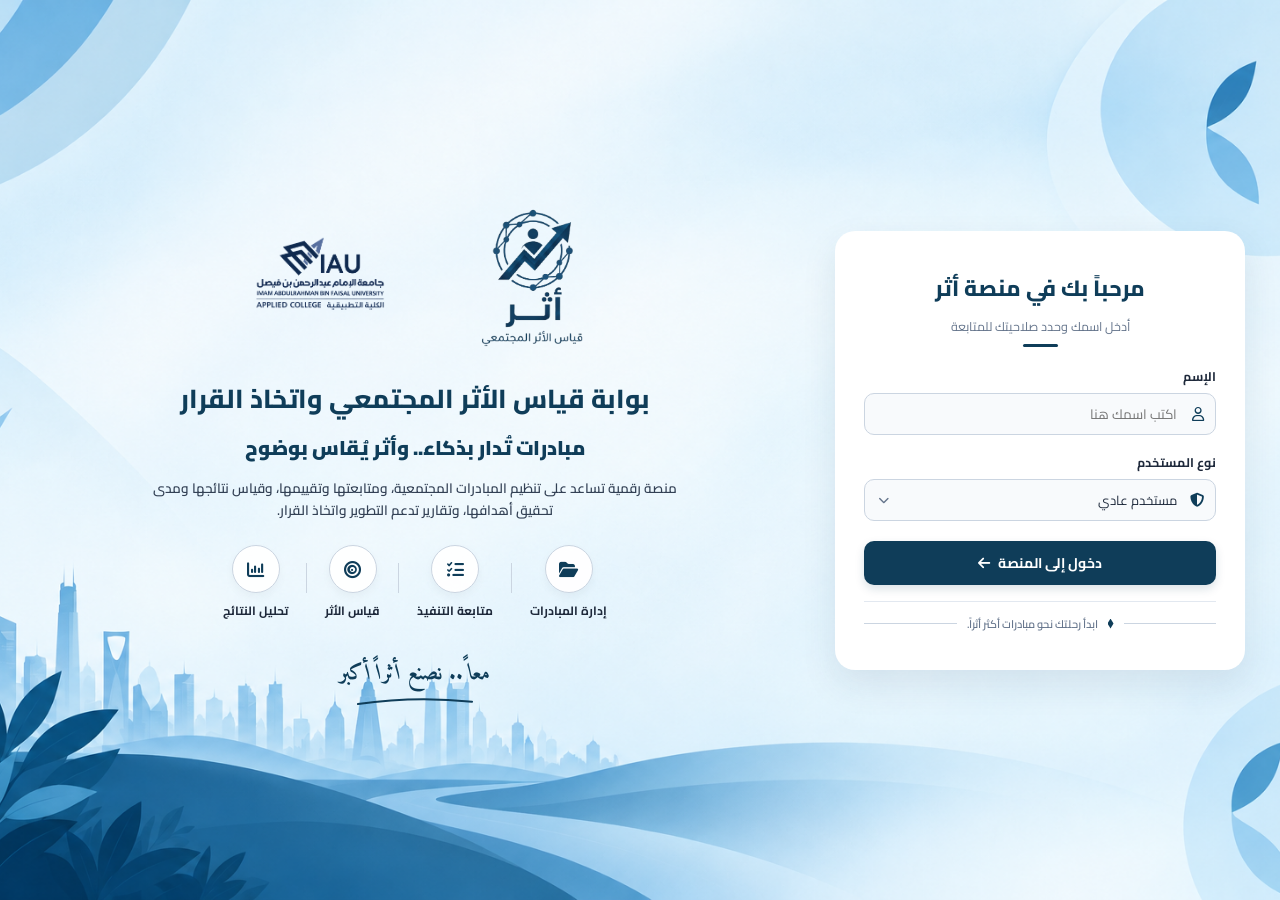
<file: index.html>
<!DOCTYPE html>
<html lang="ar" dir="rtl">
<head>
    <meta charset="UTF-8">
    <meta name="viewport" content="width=device-width, initial-scale=1.0">
    <title>تسجيل الدخول - منصة أثر</title>
    <!-- استدعاء خطوط Google Fonts وأيقونات FontAwesome -->
    <link href="https://fonts.googleapis.com/css2?family=Cairo:wght@400;600;700;900&family=Amiri:ital,wght@1,700&display=swap" rel="stylesheet">
    <link rel="stylesheet" href="https://cdnjs.cloudflare.com/ajax/libs/font-awesome/6.4.0/css/all.min.css">
    <link rel="stylesheet" href="style.css">
</head>
<body>

    <div class="login-container">
        
        <!-- القسم الأيمن: بطاقة تسجيل الدخول -->
        <div class="right-side-card">
            <div>
                <div class="card-header">
                    <h2>مرحباً بك في منصة أثر</h2>
                    <p>أدخل اسمك وحدد صلاحيتك للمتابعة</p>
                </div>

                <div class="input-group">
                    <label>الإسم</label>
                    <div class="input-wrapper">
                        <i class="fa-regular fa-user input-icon-inside"></i>
                        <input type="text" id="usernameInput" placeholder="اكتب اسمك هنا">
                    </div>
                </div>

                <!-- خانة اختيار نوع المستخدم (مشرف / مستخدم عادي) -->
                <div class="input-group" style="margin-top: 15px;">
                    <label>نوع المستخدم</label>
                    <div class="input-wrapper">
                        <i class="fa-solid fa-shield-halved input-icon-inside"></i>
                        <select id="userRoleSelect" style="width: 100%; height: 42px; padding: 0 38px 0 14px; border: 1.5px solid #cbd5e1; border-radius: 10px; background-color: #f8fafc; font-size: 13px; color: #1e293b; outline: none; text-align: right; appearance: none; font-family: 'Cairo', sans-serif;">
                            <option value="user">مستخدم عادي</option>
                            <option value="admin">مشرف (Admin)</option>
                        </select>
                        <i class="fa-solid fa-chevron-down" style="position: absolute; left: 14px; top: 50%; transform: translateY(-50%); font-size: 11px; color: #64748b; pointer-events: none;"></i>
                    </div>
                </div>
            </div>

            <div>
                <button class="login-submit-btn" onclick="handleLogin()">
                    <span>دخول إلى المنصة</span>
                    <i class="fa-solid fa-arrow-left"></i>
                </button>

                <div class="card-footer-note">
                    <div class="footer-divider"></div>
                    <div class="footer-leaf-icon"></div>
                    <span class="footer-text">ابدأ رحلتك نحو مبادرات أكثر أثراً.</span>
                    <div class="footer-divider"></div>
                </div>
            </div>
        </div>

        <!-- القسم الأيسر: الشعارات والمميزات -->
        <div class="left-side-content">
            
            <!-- حاوية الشعارين النظيفة والمباشرة (متلاصقتان تماماً) -->
            <div class="logos-container">
                <img src="logo.png" alt="شعار منصة أثر" class="athar-logo">
                <img src="لوقو الجامعه.png" alt="شعار الجامعة" class="uni-logo">
            </div>

            <div class="main-title">بوابة قياس الأثر المجتمعي واتخاذ القرار</div>
            <div class="main-slogan">مبادرات تُدار بذكاء.. وأثر يُقاس بوضوح</div>
            
            <p class="description-text">
                منصة رقمية تساعد على تنظيم المبادرات المجتمعية، ومتابعتها وتقييمها، وقیاس نتائجها ومدى تحقيق أهدافها، وتقارير تدعم التطوير واتخاذ القرار.
            </p>

            <!-- الأيقونات الأربع -->
            <div class="features-row-exact">
                <div class="feature-item">
                    <div class="feature-icon"><i class="fa-solid fa-folder-open"></i></div>
                    <span class="feature-title">إدارة المبادرات</span>
                </div>
                <div class="vertical-line"></div>
                <div class="feature-item">
                    <div class="feature-icon"><i class="fa-solid fa-list-check"></i></div>
                    <span class="feature-title">متابعة التنفيذ</span>
                </div>
                <div class="vertical-line"></div>
                <div class="feature-item">
                    <div class="feature-icon"><i class="fa-solid fa-bullseye"></i></div>
                    <span class="feature-title">قياس الأثر</span>
                </div>
                <div class="vertical-line"></div>
                <div class="feature-item">
                    <div class="feature-icon"><i class="fa-solid fa-chart-column"></i></div>
                    <span class="feature-title">تحليل النتائج</span>
                </div>
            </div>

            <!-- الجملة الأخيرة المزخرفة -->
            <div class="artistic-quote">
                <span>معاً .. نصنع أثراً أكبر</span>
                <div class="quote-underline"></div>
            </div>
        </div>

    </div>

    <script>
        function handleLogin() {
            const name = document.getElementById('usernameInput').value.trim();
            const role = document.getElementById('userRoleSelect').value;

            if (name === "") {
                alert("الرجاء كتابة الاسم أولاً قبل الدخول.");
                return;
            }

            // حفظ بيانات المستخدم والصلاحية
            localStorage.setItem('athalUser', name);
            localStorage.setItem('athalRole', role);

            window.location.href = "dashboard.html";
        }
    </script>
</body>
</html>
</file>
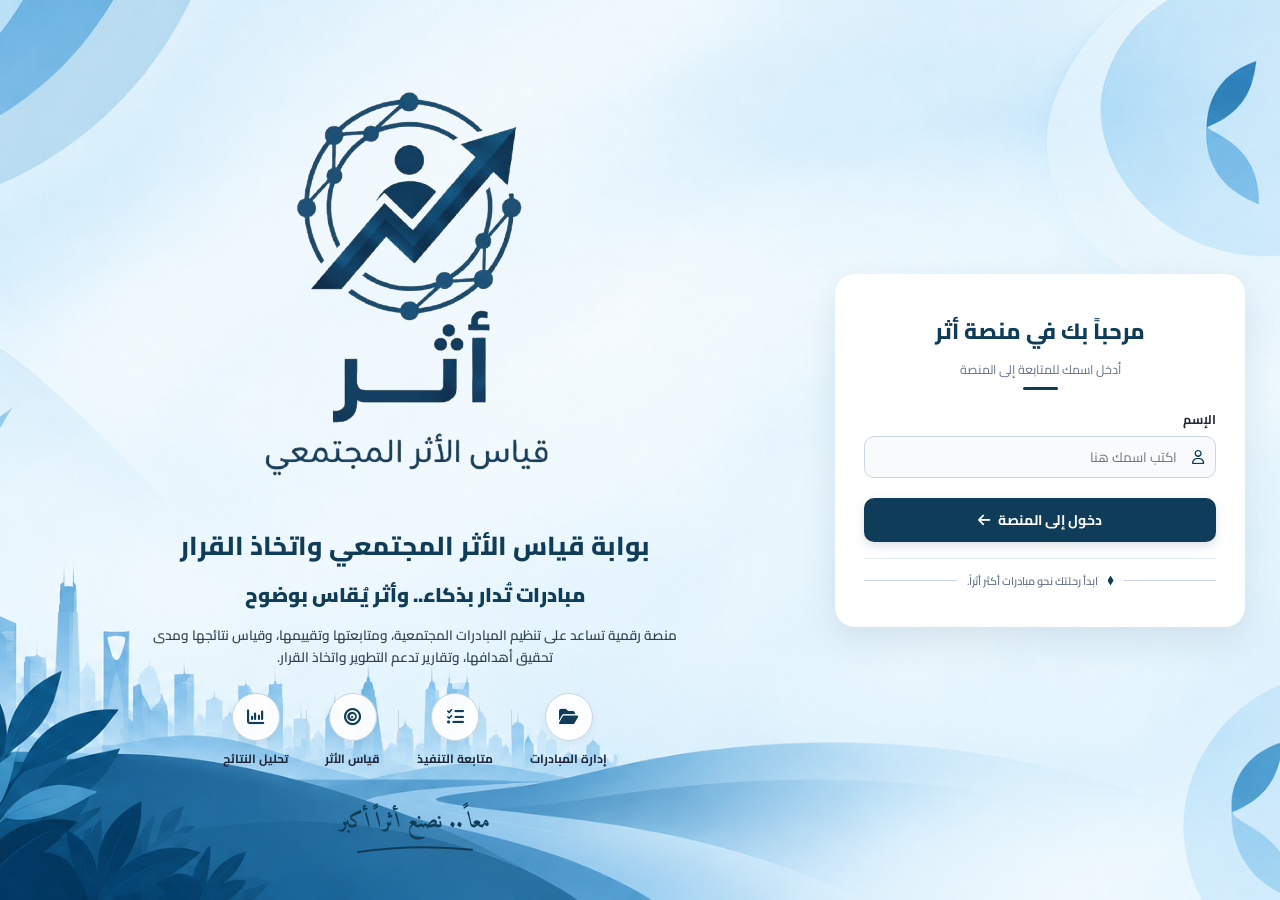
<file: index.html.html>
<!DOCTYPE html>
<html lang="ar" dir="rtl">
<head>
    <meta charset="UTF-8">
    <meta name="viewport" content="width=device-width, initial-scale=1.0">
    <title>تسجيل الدخول - منصة أثر</title>
    <!-- استدعاء خطوط Google Fonts (Cairo + Amiri) وأيقونات FontAwesome -->
    <link href="https://fonts.googleapis.com/css2?family=Cairo:wght@400;600;700;900&family=Amiri:ital,wght@1,700&display=swap" rel="stylesheet">
    <link rel="stylesheet" href="https://cdnjs.cloudflare.com/ajax/libs/font-awesome/6.4.0/css/all.min.css">
    <link rel="stylesheet" href="style.css">
</head>
<body>

    <div class="login-container">
        
        <!-- القسم الأيمن: بطاقة تسجيل الدخول -->
        <div class="right-side-card">
            <div>
                <div class="card-header">
                    <h2>مرحباً بك في منصة أثر</h2>
                    <p>أدخل اسمك للمتابعة إلى المنصة</p>
                </div>

                <div class="input-group">
                    <label>الإسم</label>
                    <div class="input-wrapper">
                        <i class="fa-regular fa-user input-icon-inside"></i>
                        <input type="text" id="usernameInput" placeholder="اكتب اسمك هنا">
                    </div>
                </div>
            </div>

            <div>
                <button class="login-submit-btn" onclick="handleLogin()">
                    <span>دخول إلى المنصة</span>
                    <i class="fa-solid fa-arrow-left"></i>
                </button>

                <div class="card-footer-note">
                    <div class="footer-divider"></div>
                    <div class="footer-leaf-icon"></div>
                    <span class="footer-text">ابدأ رحلتك نحو مبادرات أكثر أثراً.</span>
                    <div class="footer-divider"></div>
                </div>
            </div>
        </div>

        <!-- القسم الأيسر: الشعار والمميزات المضبوطة بدقة -->
        <div class="left-side-content">
            <div class="logo-box">
                <img src="logo.png" alt="شعار منصة أثر">
            </div>
            <div class="main-title">بوابة قياس الأثر المجتمعي واتخاذ القرار</div>
            <div class="main-slogan">مبادرات تُدار بذكاء.. وأثر يُقاس بوضوح</div>
            
            <p class="description-text">
                منصة رقمية تساعد على تنظيم المبادرات المجتمعية، ومتابعتها وتقييمها، وقیاس نتائجها ومدى تحقيق أهدافها، وتقارير تدعم التطوير واتخاذ القرار.
            </p>

            <!-- الأيقونات الأربع (مرتبة ومنظمة بشكل صحيح تماماً) -->
            <div class="features-row-exact">
                <div class="feature-item">
                    <div class="feature-icon"><i class="fa-solid fa-folder-open"></i></div>
                    <span class="feature-title">إدارة المبادرات</span>
                </div>
                <div class="vertical-line"></div>
                <div class="feature-item">
                    <div class="feature-icon"><i class="fa-solid fa-list-check"></i></div>
                    <span class="feature-title">متابعة التنفيذ</span>
                </div>
                <div class="vertical-line"></div>
                <div class="feature-item">
                    <div class="feature-icon"><i class="fa-solid fa-bullseye"></i></div>
                    <span class="feature-title">قياس الأثر</span>
                </div>
                <div class="vertical-line"></div>
                <div class="feature-item">
                    <div class="feature-icon"><i class="fa-solid fa-chart-column"></i></div>
                    <span class="feature-title">تحليل النتائج</span>
                </div>
            </div>

            <!-- الجملة الأخيرة المزخرفة -->
            <div class="artistic-quote">
                <span>معاً .. نصنع أثراً أكبر</span>
                <div class="quote-underline"></div>
            </div>
        </div>

    </div>

    <script>
        function handleLogin() {
            const name = document.getElementById('usernameInput').value.trim();

            if (name === "") {
                alert("الرجاء كتابة الاسم أولاً قبل الدخول.");
                return;
            }

            localStorage.setItem('athalUser', name);
            window.location.href = "dashboard.html";
        }
    </script>
</body>
</html>
</file>
<file: style.css>
* {
    box-sizing: border-box;
    margin: 0;
    padding: 0;
    font-family: 'Cairo', sans-serif;
}

html, body {
    width: 100%;
    height: 100%;
    margin: 0;
    padding: 0;
    overflow-x: hidden;
}

/* الخلفية تتمدد وتتوسط أوتوماتيكياً على كل الأجهزة */
body {
    background-image: url('خلفيه موقع اثر.png');
    background-size: cover;
    background-position: center;
    background-repeat: no-repeat;
    display: flex;
    justify-content: center;
    align-items: center;
    padding: 20px;
    box-sizing: border-box;
}

/* الحاوية الرئيسية للشاشات الكبيرة (اللابتوب) */
.login-container {
    display: flex;
    justify-content: space-between;
    align-items: center;
    width: 100%;
    max-width: 1300px;
    margin: 0 auto;
    gap: 40px;
    padding: 0 15px;
    box-sizing: border-box;
}

/* القسم الأيسر للشعار والمميزات */
.left-side-content {
    flex: 1.2;
    display: flex;
    flex-direction: column;
    align-items: center;
    text-align: center;
}


/* حاوية الشعارين: متلاصقتان تماماً وبدون أي مسافة */
.logos-container {
    display: flex;
    align-items: center;
    justify-content: center;
    gap: 0px !important;
    margin-bottom: 15px;
    flex-wrap: nowrap;
    width: 100%;
}

/* 1. شعار أثر: حجم كبير، واضح، وبارز بشكل أنيق ومرتب جداً بالعين */
.athar-logo {
    width: 120px !important;
    min-width: 190px !important;
    max-width: none !important;
    height: auto !important;
    object-fit: contain;
}

/* 2. شعار الجامعة بجانبه مباشرة وبمقاس متناسق وملاصق له */
.uni-logo {
    width: 240px !important;
    min-width: 120px !important;
    max-width: none !important;
    height: auto !important;
    object-fit: contain;
}
.main-title {
    font-size: 26px;
    color: #0f3d59;
    font-weight: 800;
    margin-bottom: 6px;
}

.main-slogan {
    font-size: 20px;
    color: #0f3d59;
    font-weight: 900;
    margin-bottom: 12px;
}

.description-text {
    font-size: 13.5px;
    color: #334155;
    line-height: 1.6;
    max-width: 540px;
    margin-bottom: 24px;
    font-weight: 600;
}

.features-row-exact {
    display: flex;
    justify-content: center;
    align-items: center;
    gap: 18px;
    width: 100%;
    margin-bottom: 22px;
    flex-wrap: nowrap;
}

.feature-item {
    display: flex;
    flex-direction: column;
    align-items: center;
    gap: 6px;
}

.feature-icon {
    width: 48px;
    height: 48px;
    background: rgba(255, 255, 255, 0.95);
    border: 1.5px solid #cbd5e1;
    border-radius: 50%;
    display: flex;
    justify-content: center;
    align-items: center;
    color: #0f3d59;
    font-size: 17px;
    box-shadow: 0 4px 10px rgba(0,0,0,0.04);
}

.feature-title {
    font-size: 12px;
    color: #1e293b;
    font-weight: 700;
    white-space: nowrap;
}

.vertical-line {
    width: 1px;
    height: 30px;
    background-color: #cbd5e1;
    margin-top: -12px;
}

.artistic-quote {
    display: flex;
    flex-direction: column;
    align-items: center;
    margin-top: 10px;
}

.artistic-quote span {
    font-family: 'Amiri', serif;
    font-size: 22px;
    font-style: italic;
    font-weight: 700;
    color: #0f3d59;
}

.quote-underline {
    width: 140px;
    height: 12px;
    background: url('data:image/svg+xml;utf8,<svg xmlns="http://www.w3.org/2000/svg" viewBox="0 0 160 16"><path d="M4,12 Q80,1 156,9" fill="none" stroke="%230f3d59" stroke-width="2.8" stroke-linecap="round"/></svg>') no-repeat center;
    background-size: contain;
    margin-top: 2px;
}

/* بطاقة تسجيل الدخول للابتوب */
.right-side-card {
    flex: 0 0 410px;
    width: 100%;
    background: #ffffff;
    border-radius: 20px;
    padding: 35px 28px;
    box-shadow: 0 15px 35px rgba(15, 61, 89, 0.1);
    border: 1px solid rgba(255, 255, 255, 0.9);
    display: flex;
    flex-direction: column;
    justify-content: space-between;
    box-sizing: border-box;
}

.card-header {
    text-align: center;
    margin-bottom: 18px;
    position: relative;
}

.card-header h2 {
    font-size: 22px;
    color: #0f3d59;
    font-weight: 800;
    margin-bottom: 5px;
}

.card-header::after {
    content: '';
    display: block;
    width: 35px;
    height: 3px;
    background-color: #0f3d59;
    margin: 6px auto 0;
    border-radius: 2px;
}

.card-header p {
    font-size: 12.5px;
    color: #64748b;
    margin-top: 6px;
}

.input-group {
    margin-bottom: 16px;
}

.input-group label {
    display: block;
    font-size: 12.5px;
    color: #1e293b;
    font-weight: 700;
    margin-bottom: 5px;
    text-align: right;
}

.input-wrapper {
    position: relative;
    width: 100%;
    box-sizing: border-box;
}

.input-wrapper input,
.input-wrapper select {
    width: 100%;
    box-sizing: border-box;
    height: 42px;
    padding-right: 38px;
    padding-left: 32px;
    border: 1.5px solid #cbd5e1;
    border-radius: 10px;
    background-color: #f8fafc;
    font-size: 13.5px;
    color: #1e293b;
    outline: none;
    transition: all 0.3s ease;
    text-align: right;
    appearance: none;
    font-family: 'Cairo', sans-serif;
}

.input-wrapper input:focus,
.input-wrapper select:focus {
    border-color: #0f3d59;
    box-shadow: 0 0 0 3px rgba(15, 61, 89, 0.08);
    background-color: #fff;
}

.input-icon-inside {
    position: absolute;
    right: 12px;
    top: 50%;
    transform: translateY(-50%);
    color: #0f3d59;
    font-size: 14px;
    pointer-events: none;
}

.login-submit-btn {
    width: 100%;
    height: 44px;
    background-color: #0f3d59;
    color: white;
    border: none;
    border-radius: 10px;
    font-size: 14px;
    font-weight: 700;
    cursor: pointer;
    transition: background 0.3s ease, transform 0.2s;
    display: flex;
    justify-content: center;
    align-items: center;
    gap: 8px;
    box-shadow: 0 4px 10px rgba(15, 61, 89, 0.15);
    margin-top: 4px;
    box-sizing: border-box;
}

.login-submit-btn:hover {
    background-color: #164e63;
    transform: translateY(-1px);
}

.card-footer-note {
    display: flex;
    align-items: center;
    justify-content: center;
    gap: 10px;
    margin-top: 16px;
    padding-top: 12px;
    border-top: 1px solid #e2e8f0;
}

.footer-divider {
    flex: 1;
    height: 1px;
    background-color: #cbd5e1;
}

.footer-leaf-icon {
    width: 6px;
    height: 10px;
    background-color: #0f3d59;
    clip-path: polygon(50% 0%, 100% 50%, 50% 100%, 0% 50%);
}

.footer-text {
    font-size: 11px;
    color: #64748b;
    font-weight: 600;
    white-space: nowrap;
}

/* ==========================================================
   تنسيق خاص بشاشات الأيباد (من 768px إلى 1024px) - كما هو ممتاز
   ========================================================== */
@media (min-width: 768px) and (max-width: 1024px) {
    html, body {
        width: 100%;
        max-width: 100vw;
        overflow-x: hidden;
        height: auto;
        min-height: 100vh;
    }

    body {
        align-items: center;
        padding: 20px;
    }

    .login-container {
        flex-direction: column;
        justify-content: center;
        align-items: center;
        gap: 25px;
        width: 90%;
        max-width: 700px;
        margin: 0 auto;
        padding: 0;
        box-sizing: border-box;
    }

    .left-side-content {
        width: 100%;
        background: transparent;
        backdrop-filter: none;
        box-shadow: none;
        border: none;
        padding: 0;
    }

    .logo-box img[src="logo.png"] {
        width: 130px !important;
        min-width: 130px !important;
    }

    .logo-box img[src="لوقو الجامعه.png"] {
        width: 130px !important;
        min-width: 130px !important;
    }

    .right-side-card {
        width: 100%;
        max-width: 600px;
        background: #ffffff;
        border-radius: 20px;
        padding: 30px;
        box-shadow: 0 10px 25px rgba(15, 61, 89, 0.1);
        box-sizing: border-box;
    }

    .input-wrapper input,
    .input-wrapper select {
        width: 100%;
        height: 42px;
        font-size: 16px;
    }
}

/* ==========================================================
   تنسيق الشاشات الصغيرة جداً (الجوالات أقل من 768px) - كما هو ممتاز
   ========================================================== */
@media (max-width: 767px) {
    html, body {
        width: 100%;
        max-width: 100vw;
        overflow-x: hidden;
    }

    body {
        align-items: flex-start;
        padding: 12px 8px;
    }

    .login-container {
        flex-direction: column;
        justify-content: flex-start;
        align-items: stretch;
        gap: 12px;
        width: 100%;
        max-width: 100%;
        margin: 0 auto;
        padding: 0;
    }

    .left-side-content {
        order: 1;
        width: 100%;
        background: transparent;
        backdrop-filter: none;
        border-radius: 0;
        padding: 5px;
        box-shadow: none;
        border: none;
    }

    .logo-box img[src="logo.png"] {
        width: 100px !important;
        min-width: 100px !important;
    }

    .logo-box img[src="لوقو الجامعه.png"] {
        width: 90px !important;
        min-width: 90px !important;
    }

    .main-title {
        font-size: 15px;
        margin-bottom: 3px;
    }

    .main-slogan {
        font-size: 12px;
        margin-bottom: 5px;
    }

    .description-text {
        font-size: 10px;
        line-height: 1.35;
        margin-bottom: 10px;
        padding: 0 10px;
    }

    .features-row-exact {
        display: flex;
        justify-content: space-around;
        align-items: center;
        gap: 2px;
        width: 100%;
        margin-bottom: 8px;
        padding: 0 5px;
    }

    .feature-item {
        flex: 1;
        display: flex;
        flex-direction: column;
        align-items: center;
        gap: 2px;
    }

    .feature-icon {
        width: 30px;
        height: 30px;
        font-size: 10.5px;
    }

    .feature-title {
        font-size: 7px;
        white-space: nowrap;
    }

    .vertical-line {
        display: none;
    }

    .artistic-quote span {
        font-size: 14px;
    }

    .quote-underline {
        width: 100px;
        height: 8px;
    }

    .right-side-card {
        order: 2;
        width: 100%;
        background: #ffffff;
        border-radius: 14px;
        padding: 18px 15px;
        box-shadow: 0 6px 18px rgba(15, 61, 89, 0.08);
        border: 1px solid rgba(255, 255, 255, 0.9);
        box-sizing: border-box;
    }

    .card-header {
        margin-bottom: 10px;
    }

    .card-header h2 {
        font-size: 16px;
    }

    .card-header p {
        font-size: 10px;
    }

    .input-group {
        margin-bottom: 10px;
    }

    .input-group label {
        font-size: 10.5px;
        margin-bottom: 2px;
    }

    .input-wrapper input,
    .input-wrapper select {
        width: 100%;
        height: 38px;
        font-size: 16px;
        padding-right: 35px;
        padding-left: 30px;
    }

    .login-submit-btn {
        width: 100%;
        height: 40px;
        font-size: 13px;
    }

    .card-footer-note {
        margin-top: 10px;
        padding-top: 8px;
    }

    .footer-text {
        font-size: 9.5px;
    }
}
</file>
